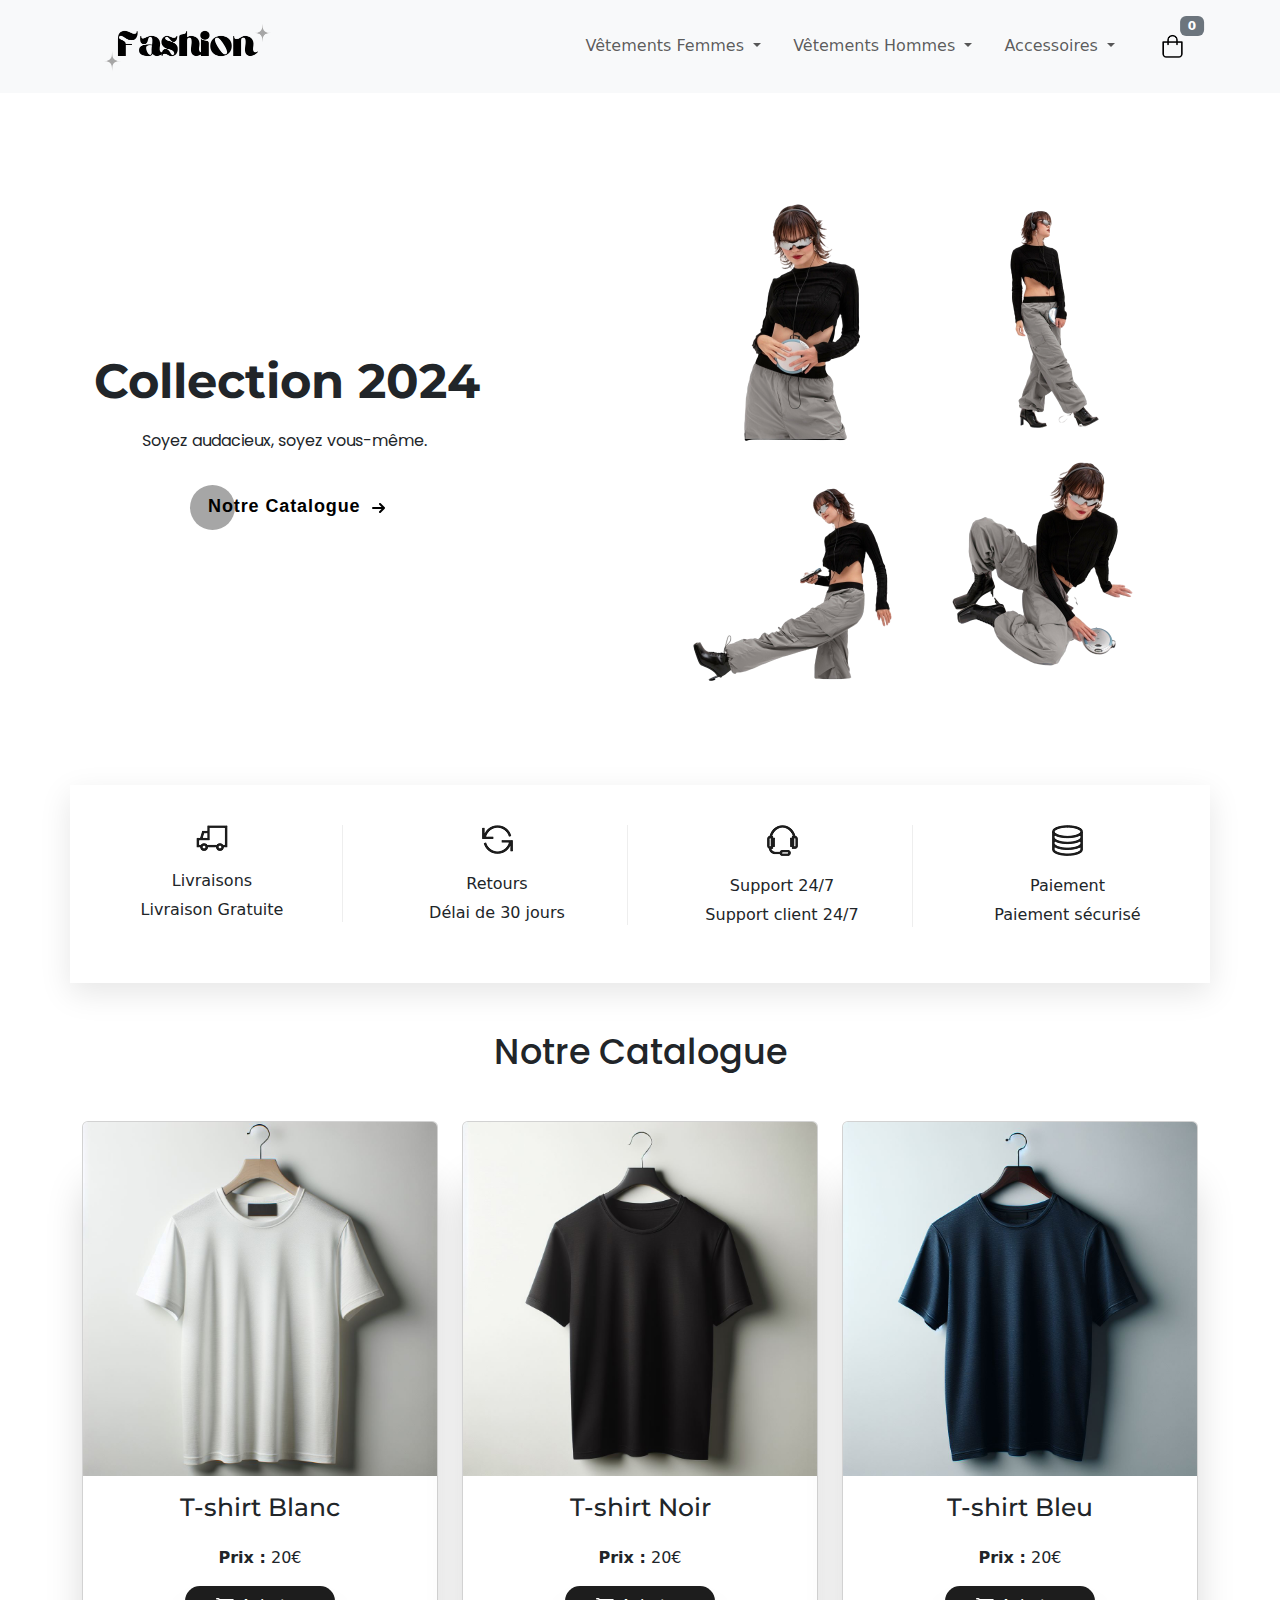
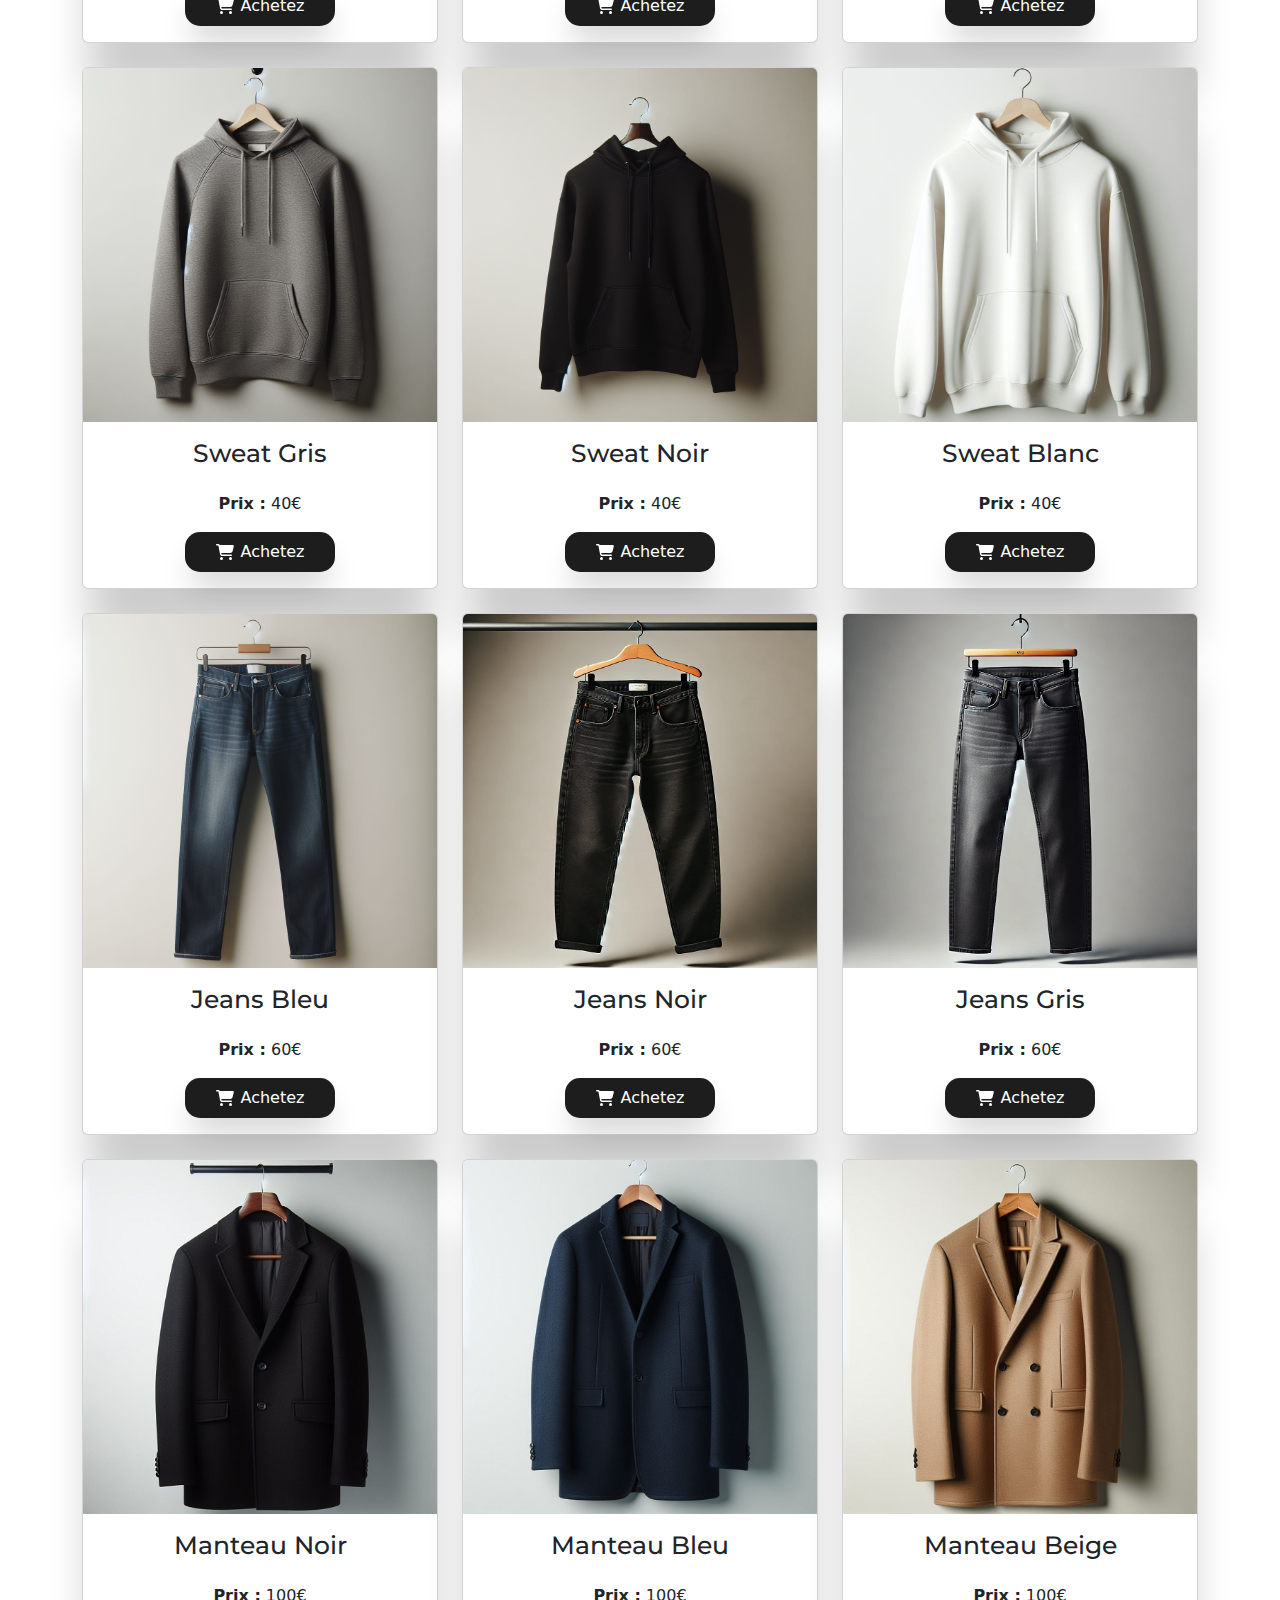
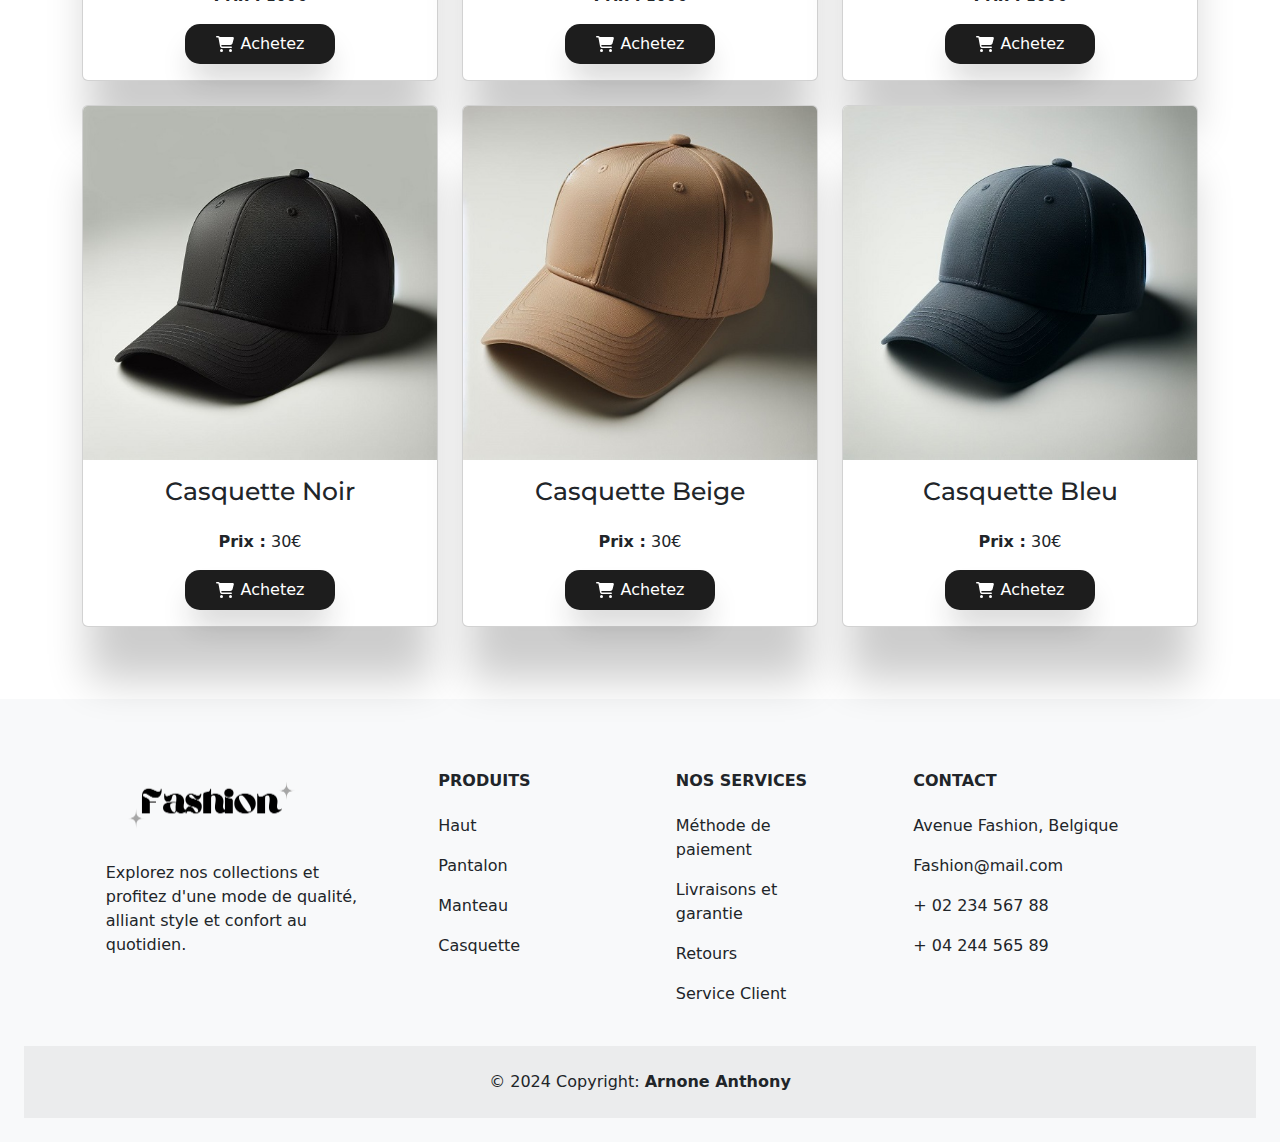
<file: index.html>
<!DOCTYPE html>
<html lang="fr">
<head>
    <meta charset="utf-8">
    <meta name="viewport" content="width=device-width, initial-scale=1" />
    <link  rel="stylesheet"  href="style.css">
    <link href="https://cdn.jsdelivr.net/npm/bootstrap@5.3.3/dist/css/bootstrap.min.css" rel="stylesheet" integrity="sha384-QWTKZyjpPEjISv5WaRU9OFeRpok6YctnYmDr5pNlyT2bRjXh0JMhjY6hW+ALEwIH" crossorigin="anonymous">
    <title>Fashion Boutique</title>
    <link rel="icon" href="images/cintre.png" />
    <link rel="preconnect" href="https://fonts.googleapis.com">
    <link rel="preconnect" href="https://fonts.gstatic.com" crossorigin>
    <link href="https://fonts.googleapis.com/css2?family=Montserrat:ital,wght@0,100..900;1,100..900&display=swap" rel="stylesheet">
    <link href="https://fonts.googleapis.com/css2?family=Poppins:ital,wght@0,100;0,200;0,300;0,400;0,500;0,600;0,700;0,800;0,900;1,100;1,200;1,300;1,400;1,500;1,600;1,700;1,800;1,900&display=swap" rel="stylesheet">
</head>
<body>
<header class=" sticky-top">
    <nav class="navbar navbar-expand-lg bg-body-tertiary">
        <div class="container">

            <a class="navbar-brand" href="#">
                <img src="images/logo.png" id="logo" alt="logo">
            </a>


            <button class="navbar-toggler" type="button" data-bs-toggle="collapse" data-bs-target="#navbarSupportedContent">
                <span class="navbar-toggler-icon"></span>
            </button>


            <div class="collapse navbar-collapse justify-content-end" id="navbarSupportedContent">
                <ul class="navbar-nav me-3">
                    <li class="nav-item dropdown">
                        <a class="nav-link dropdown-toggle" href="#" role="button" data-bs-toggle="dropdown">
                            Vêtements Femmes
                        </a>
                        <ul class="dropdown-menu">
                            <li><a class="dropdown-item" href="#">Hauts</a></li>
                            <li><a class="dropdown-item" href="#">Pantalons</a></li>
                        </ul>
                    </li>
                    <li class="nav-item dropdown">
                        <a class="nav-link dropdown-toggle" href="#" role="button" data-bs-toggle="dropdown">
                            Vêtements Hommes
                        </a>
                        <ul class="dropdown-menu">
                            <li><a class="dropdown-item" href="#">Hauts</a></li>
                            <li><a class="dropdown-item" href="#">Pantalons</a></li>
                        </ul>
                    </li>
                    <li class="nav-item dropdown">
                        <a class="nav-link dropdown-toggle" href="#" role="button" data-bs-toggle="dropdown">
                            Accessoires
                        </a>
                        <ul class="dropdown-menu">
                            <li><a class="dropdown-item" href="#">Bijoux</a></li>
                            <li><a class="dropdown-item" href="#">Casquettes</a></li>
                        </ul>
                    </li>
                </ul>

                <!-- Panier -->
                <button class="nav-link border-0 bg-transparent" type="button" data-bs-toggle="offcanvas" data-bs-target="#panierOffcanvas">
                    <img src="images/panier.png" alt="icone panier" id="panier">
                    <span id="cart-count" class="badge bg-secondary">0</span>
                </button>
            </div>
        </div>
    </nav>
</header>
<main>
    <div class="container  px-4 py-5">
        <div class="row flex-lg-row-reverse align-items-center g-5 py-5">
            <div class="col-10 col-sm-8 col-lg-6">
                <img src="images/banniere1.png" class="d-block mx-lg-auto img-fluid" alt="banniere" id="banniere">
            </div>
            <div class="col-lg-6 ">
                <h1 class="display-5 fw-bold  lh-1 mb-4  " id="titreBanniere">Collection 2024</h1>
                <p id="paraBanniere" class="ms-5 mb-4">Soyez audacieux, soyez vous-même.</p>
                <div class="ms-5 ps-5 pt-3">
                    <a href="#titreCatalogue" class="cta">
                        <span>Notre Catalogue</span>
                        <svg width="15px" height="10px" viewBox="0 0 13 10">
                            <path d="M1,5 L11,5"></path>
                            <polyline points="8 1 12 5 8 9"></polyline>
                        </svg>
                    </a>


                </div>
            </div>
        </div>
    </div>
</main>

<section class="features-area section_gap mb-4">
    <div class="container">
        <div class="row features-inner">

            <div class="col-lg-3 col-md-6 col-sm-6 ">
                <div class="single-features">
                    <div class="f-icon">
                        <img src="images/f-icon1.png" alt="">
                    </div>
                    <h6>Livraisons</h6>
                    <p>Livraison Gratuite </p>
                </div>
            </div>

            <div class="col-lg-3 col-md-6 col-sm-6">
                <div class="single-features">
                    <div class="f-icon">
                        <img src="images/f-icon2.png" alt="">
                    </div>
                    <h6>Retours</h6>
                    <p>Délai de 30 jours</p>
                </div>
            </div>

            <div class="col-lg-3 col-md-6 col-sm-6">
                <div class="single-features">
                    <div class="f-icon">
                        <img src="images/f-icon3.png" alt="">
                    </div>
                    <h6>Support 24/7 </h6>
                    <p>Support client 24/7</p>
                </div>
            </div>

            <div class="col-lg-3 col-md-6 col-sm-6">
                <div class="single-features border-0">
                    <div class="f-icon">
                        <img src="images/f-icon4.png" alt="">
                    </div>
                    <h6>Paiement</h6>
                    <p>Paiement sécurisé</p>
                </div>
            </div>
        </div>
    </div>
</section>




<section class="section-products mt-5">
    <div class="container">
        <div class="row justify-content-center text-center">
            <div class="col-md-8 col-lg-6">
                <div class="header">
                    <h3 class="mb-5" id="titreCatalogue">Notre Catalogue</h3>
                </div>
            </div>
        </div>
        <div id="catalogue" class="row"></div>
    </div>
</section>

<div class="offcanvas offcanvas-end" tabindex="-1" id="panierOffcanvas">
    <div class="offcanvas-header">
        <h5 class="offcanvas-title">Votre Panier</h5>
        <button type="button" class="btn-close" data-bs-dismiss="offcanvas" aria-label="Close"></button>
    </div>
    <div class="offcanvas-body">
        <div id="cart-items" class="mb-3">

        </div>
        <div class="cart-summary">
            <div class="d-flex justify-content-between">
                <strong>Total:</strong>
                <span><span id="total-price">0</span>€</span>
            </div>
            <button class="btn btn-secondary w-100 mt-3">
               <a href="formulaireCommande.html" class="redirectForm"> Passer la commande</a>
            </button>
        </div>
    </div>
</div>


<footer class="text-center text-lg-start bg-body-tertiary mt-5 p-4">
    <section>
        <div class="container text-center text-md-start mt-5">

            <div class="row mt-3">

                <div class="col-md-3 col-lg-4 col-xl-3 mx-auto mb-4">

                    <h6 class="text-uppercase fw-bold mb-4">
                        <img src="images/logo.png" alt="logo" width="221" height="66">
                    </h6>
                    <p>
                        Explorez nos collections et profitez d'une mode de qualité, alliant style et confort au quotidien.
                    </p>
                </div>

                <div class="col-md-2 col-lg-2 col-xl-2 mx-auto mb-4">

                    <h6 class="text-uppercase fw-bold mb-4">
                        Produits
                    </h6>
                    <p>
                        <a href="#!" class="text-reset text-decoration-none ">Haut</a>
                    </p>
                    <p>
                        <a href="#!" class="text-reset text-decoration-none">Pantalon</a>
                    </p>
                    <p>
                        <a href="#!" class="text-reset text-decoration-none">Manteau</a>
                    </p>
                    <p>
                        <a href="#!" class="text-reset text-decoration-none">Casquette</a>
                    </p>
                </div>

                <div class="col-md-3 col-lg-2 col-xl-2 mx-auto mb-4 ">

                    <h6 class="text-uppercase fw-bold mb-4">
                        Nos services
                    </h6>
                    <p>
                        <a href="#!" class="text-reset text-decoration-none">Méthode de paiement</a>
                    </p>
                    <p>
                        <a href="#!" class="text-reset text-decoration-none">Livraisons et garantie</a>
                    </p>
                    <p>
                        <a href="#!" class="text-reset text-decoration-none">Retours</a>
                    </p>
                    <p>
                        <a href="#!" class="text-reset text-decoration-none">Service Client</a>
                    </p>
                </div>

                <div class="col-md-4 col-lg-3 col-xl-3 mx-auto mb-md-0 mb-4">

                    <h6 class="text-uppercase fw-bold mb-4">Contact</h6>
                    <p>Avenue Fashion, Belgique</p>
                    <p>

                        Fashion@mail.com
                    </p>
                    <p> + 02 234 567 88</p>
                    <p> + 04 244 565 89</p>
                </div>

            </div>

        </div>
    </section>


    <!-- Copyright -->
    <div class="text-center p-4" style="background-color: rgba(0, 0, 0, 0.05);">
        © 2024 Copyright:
        <a class="text-reset fw-bold text-decoration-none" href="#">Arnone Anthony</a>
    </div>
    <!-- Copyright -->
</footer>




<script src="index.js"></script>
<script src="panier.js"></script>
<script src="https://cdn.jsdelivr.net/npm/bootstrap@5.3.3/dist/js/bootstrap.bundle.min.js" integrity="sha384-YvpcrYf0tY3lHB60NNkmXc5s9fDVZLESaAA55NDzOxhy9GkcIdslK1eN7N6jIeHz" crossorigin="anonymous"></script>
</body>
</html>
</file>
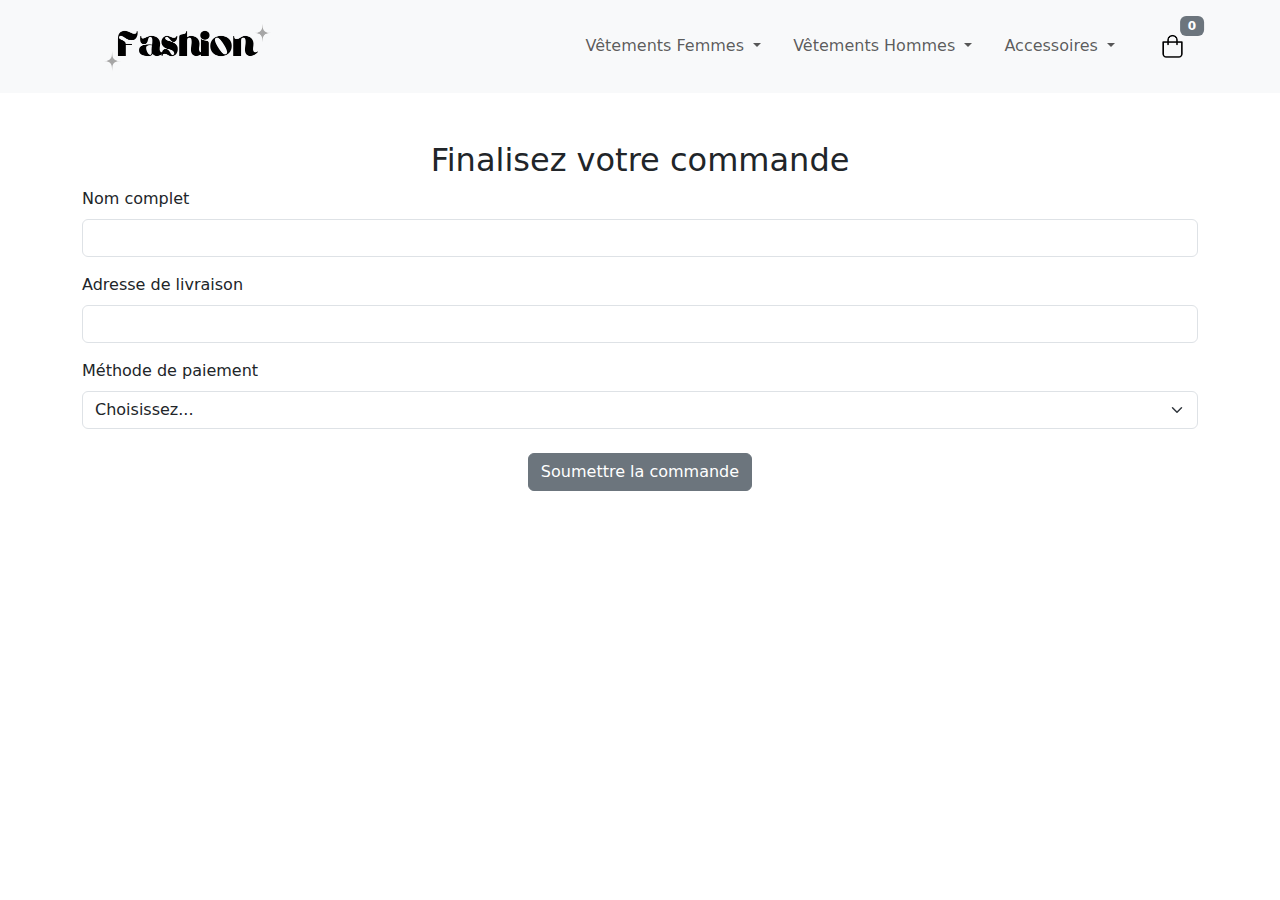
<file: formulaireCommande.html>
<!DOCTYPE html>
<html lang="fr">
<head>
    <meta charset="UTF-8">
    <meta name="viewport" content="width=device-width, initial-scale=1.0">
    <title>Formulaire de Commande</title>
    <link rel="stylesheet" href="style.css">
    <link rel="icon" href="images/cintre.png" />
    <link href="https://cdn.jsdelivr.net/npm/bootstrap@5.3.3/dist/css/bootstrap.min.css" rel="stylesheet">
</head>
<body>
<header>
    <nav class="navbar navbar-expand-lg bg-body-tertiary">
        <div class="container">

            <a class="navbar-brand" href="./">
                <img src="images/logo.png" id="logo" alt="logo">
            </a>


            <button class="navbar-toggler" type="button" data-bs-toggle="collapse" data-bs-target="#navbarSupportedContent">
                <span class="navbar-toggler-icon"></span>
            </button>


            <div class="collapse navbar-collapse justify-content-end" id="navbarSupportedContent">
                <ul class="navbar-nav me-3">
                    <li class="nav-item dropdown">
                        <a class="nav-link dropdown-toggle" href="#" role="button" data-bs-toggle="dropdown">
                            Vêtements Femmes
                        </a>
                        <ul class="dropdown-menu">
                            <li><a class="dropdown-item" href="#">Hauts</a></li>
                            <li><a class="dropdown-item" href="#">Pantalons</a></li>
                        </ul>
                    </li>
                    <li class="nav-item dropdown">
                        <a class="nav-link dropdown-toggle" href="#" role="button" data-bs-toggle="dropdown">
                            Vêtements Hommes
                        </a>
                        <ul class="dropdown-menu">
                            <li><a class="dropdown-item" href="#">Hauts</a></li>
                            <li><a class="dropdown-item" href="#">Pantalons</a></li>
                        </ul>
                    </li>
                    <li class="nav-item dropdown">
                        <a class="nav-link dropdown-toggle" href="#" role="button" data-bs-toggle="dropdown">
                            Accessoires
                        </a>
                        <ul class="dropdown-menu">
                            <li><a class="dropdown-item" href="#">Bijoux</a></li>
                            <li><a class="dropdown-item" href="#">Casquettes</a></li>
                        </ul>
                    </li>
                </ul>

                <!-- Panier -->
                <button class="nav-link border-0 bg-transparent" type="button" data-bs-toggle="offcanvas" data-bs-target="#panierOffcanvas">
                    <img src="images/panier.png" alt="icone panier" id="panier">
                    <span id="cart-count" class="badge bg-secondary">0</span>
                </button>
            </div>
        </div>
    </nav>
</header>
<div class="container mt-5">
    <h2 class="text-center">Finalisez votre commande</h2>
    <form id="commandeForm">
        <div class="mb-3">
            <label for="nom" class="form-label">Nom complet</label>
            <input type="text" class="form-control" id="nom" required>
        </div>
        <div class="mb-3">
            <label for="adresse" class="form-label">Adresse de livraison</label>
            <input type="text" class="form-control" id="adresse" required>
        </div>
        <div class="mb-3">
            <label for="paiement" class="form-label">Méthode de paiement</label>
            <select class="form-select" id="paiement" required>
                <option value="">Choisissez...</option>
                <option value="carte">Carte de crédit</option>
                <option value="bancontact">Bancontact</option>
                <option value="paypal">Paypal</option>
            </select>
        </div>
        <div class=" text-center mt-4">
        <button type="submit" class="btn btn-secondary ">Soumettre la commande</button>
        </div>
    </form>
</div>

<!-- Modal de confirmation -->
<div class="modal fade" id="confirmationModal" tabindex="-1" aria-labelledby="confirmationModalLabel" aria-hidden="true">
    <div class="modal-dialog">
        <div class="modal-content">
            <div class="modal-header">
                <h5 class="modal-title" id="confirmationModalLabel">Commande reçue</h5>
                <button type="button" class="btn-close" data-bs-dismiss="modal" aria-label="Close"></button>
            </div>
            <div class="modal-body">
                Merci pour votre commande ! Nous vous enverrons une confirmation par e-mail.
            </div>
            <div class="modal-footer">
                <button type="button" class="btn btn-secondary" data-bs-dismiss="modal">Fermer</button>
            </div>
        </div>
    </div>
</div>

<script src="https://cdn.jsdelivr.net/npm/bootstrap@5.3.3/dist/js/bootstrap.bundle.min.js"></script>

<script>
    // Gestion de la soumission du formulaire
    document.getElementById('commandeForm').addEventListener('submit', function(event) {
        event.preventDefault();

        // Affichage du modal de confirmation
        var confirmationModal = new bootstrap.Modal(document.getElementById('confirmationModal'));
        confirmationModal.show();
    });
</script>

</body>
</html>
</file>
<file: style.css>
@import url('https://fonts.googleapis.com/css2?family=Montserrat:ital,wght@0,100..900;1,100..900&display=swap');
@import url('https://fonts.googleapis.com/css2?family=Poppins:ital,wght@0,100;0,200;0,300;0,400;0,500;0,600;0,700;0,800;0,900;1,100;1,200;1,300;1,400;1,500;1,600;1,700;1,800;1,900&display=swap');

body{
    margin: 0;
    padding: 0;
}

#logo{
    width: 50%;
    height: 50%;
}
/*NAVBAR*/
.navbar {
    padding: 1rem 0;
}

.navbar-nav .nav-item {
    margin: 0 0.5rem;
}
.nav-link {
    position: relative;
    display: flex;
    align-items: center;
    padding: 0.5rem;
}


.nav-link.border-0.bg-transparent {
    display: flex;
    align-items: center;
    padding: 0.5rem;
}


.navbar-collapse {
    align-items: center;
}
@media (max-width: 991px) {
    .navbar-collapse {
        text-align: center;
    }

    .navbar-nav {
        margin-bottom: 1rem;
    }

    .nav-link.border-0.bg-transparent {
        margin: 0 auto;
    }
}
.dropdown-item:hover {
    background-color: #f8f9fa !important;
    color: black !important;
}
/* FIN NAVBAR*/

/*Main section*/
#banniere{
    width: 500px;
    height: 500px;

}
#titreBanniere{
    font-family: "Montserrat", sans-serif;
}
#paraBanniere{
    font-family: "Poppins", sans-serif;
}
/*Bouton banniere*/
.cta {
    position: relative;

    padding: 12px 18px;
    transition: all 0.2s ease;
    border: none;
    background: none;
    cursor: pointer;
    text-decoration: none;
    margin-top: 15px;
}

.cta:before {
    content: "";
    position: absolute;
    top: 0;
    left: 0;
    display: block;
    border-radius: 50px;
    background: #A6A6A6;
    width: 45px;
    height: 45px;
    transition: all 0.3s ease;
}

.cta span {
    position: relative;
    font-family: "Ubuntu", sans-serif;
    font-size: 18px;
    font-weight: 700;
    letter-spacing: 0.05em;
    color: black;
}

.cta svg {
    position: relative;
    top: 0;
    margin-left: 10px;
    fill: none;
    stroke-linecap: round;
    stroke-linejoin: round;
    stroke: black;
    stroke-width: 2;
    transform: translateX(-5px);
    transition: all 0.3s ease;
}

.cta:hover:before {
    width: 100%;
    background: #A6A6A6;
}

.cta:hover svg {
    transform: translateX(0);
}

.cta:active {
    transform: scale(0.95);
}

/*Fin bouton banniere*/
/* Fin Main section*/

#photoProduits{
    width: 20em;
    height: 20em;
    margin: 0 auto;
}

.product-title{
    font-family: "Montserrat", sans-serif;
    font-size: 25px;
}
.card-img-top{
    cursor: pointer;
}
.view-details {
    display: flex;
    align-items: center;
    justify-content: center;
    cursor: pointer;
    transition: all 0.3s linear;
    border-radius: 10px;
    padding: 10px 20px;
    background-color: transparent;
    border: none;
}

.view-details > svg {
    margin-left: 5px;
    transition: all 0.4s ease-in;
}

.view-details:hover > svg {
    font-size: 1.2em;
    transform: translateX(6px);
}

.view-details:hover {
    box-shadow: 10px 10px 40px #d1d1d1;
    transform: translateY(-5px);
}

/*Bouton ajoutez au panier*/
.cartBtn {
    width: 150px;
    height: 40px;
    border: none;
    border-radius: 15px;
    display: flex;
    align-items: center;
    justify-content: center;
    gap: 7px;
    color: white;
    font-weight: 500;
    position: relative;
    background-color: rgb(29, 29, 29);
    box-shadow: 0 20px 30px -7px rgba(27, 27, 27, 0.219);
    transition: all 0.3s ease-in-out;
    cursor: pointer;
    overflow: hidden;
}

.cart {
    z-index: 2;
}

.cartBtn:active {
    transform: scale(0.96);
}

.product {
    position: absolute;
    width: 12px;
    border-radius: 3px;
    content: "";
    left: 23px;
    bottom: 23px;
    opacity: 0;
    z-index: 1;
    fill: rgb(211, 211, 211);
}

.cartBtn:hover .product {
    animation: slide-in-top 1.2s cubic-bezier(0.250, 0.460, 0.450, 0.940) both;
}

@keyframes slide-in-top {
    0% {
        transform: translateY(-30px);
        opacity: 1;
    }

    100% {
        transform: translateY(0) rotate(-90deg);
        opacity: 1;
    }
}

.cartBtn:hover .cart {
    animation: slide-in-left 1s cubic-bezier(0.250, 0.460, 0.450, 0.940) both;
}

@keyframes slide-in-left {
    0% {
        transform: translateX(-10px);
        opacity: 0;
    }

    100% {
        transform: translateX(0);
        opacity: 1;
    }
}

#titreCatalogue{
    font-family: "Poppins", sans-serif;
    font-weight: 500;
    font-style: normal;
    font-size: 35px;
}

.card{
    box-shadow: rgba(0, 0, 0, 0.2) 0px 60px 40px -7px;

}

#panier {
    width: 35px;
    height: 35px;
}


#cart-count {
    position: absolute;
    top: 0;
    right: 0;
    font-size: 0.75rem;
    transform: translate(25%, -25%);
    padding: 0.25rem 0.5rem;
    min-width: 1.5rem;
    text-align: center;
}


.panier-item {
    display: flex;
    justify-content: space-between;
    align-items: center;
    padding: 10px;
    margin-bottom: 10px;
    border-bottom: 1px solid #eee;
}

.cart-summary {
    position: sticky;
    bottom: 0;
    background-color: white;
    padding: 15px;
    border-top: 2px solid #eee;
    margin-top: auto;
}

#cart-items {
    max-height: calc(100vh - 200px);
    overflow-y: auto;
}

.offcanvas {
    max-width: 95vw;
    width: 400px;
}

.btn-danger.btn-sm {
    padding: 0.25rem 0.5rem;
    font-size: 0.875rem;
}

/*Section features*/
.single-features{
    text-align: center;
    border-right: 1px solid #eeeeee;
}
.single-features .f-icon {
    margin-bottom: 20px;
}
.features-inner {
    box-shadow: 0 10px 30px rgba(0, 0, 0, 0.1);
    padding: 40px 0;
}
/*Fin section features*/

.descriptionProduits{
    font-family: "Poppins", sans-serif;
    font-size: 15px;
}

.quantiteDispo{
    font-size:15px;
}

.img-container {
    width: 633px;
    height: 633px;
    overflow: hidden;
    display: flex;
    justify-content: center;
    align-items: center;

}

.img-container img {
    width: 100%;
    height: auto;
    max-height: 100%;
    object-fit: cover;
}

.redirectForm{
    text-decoration: none;
    color: white;
}
</file>
